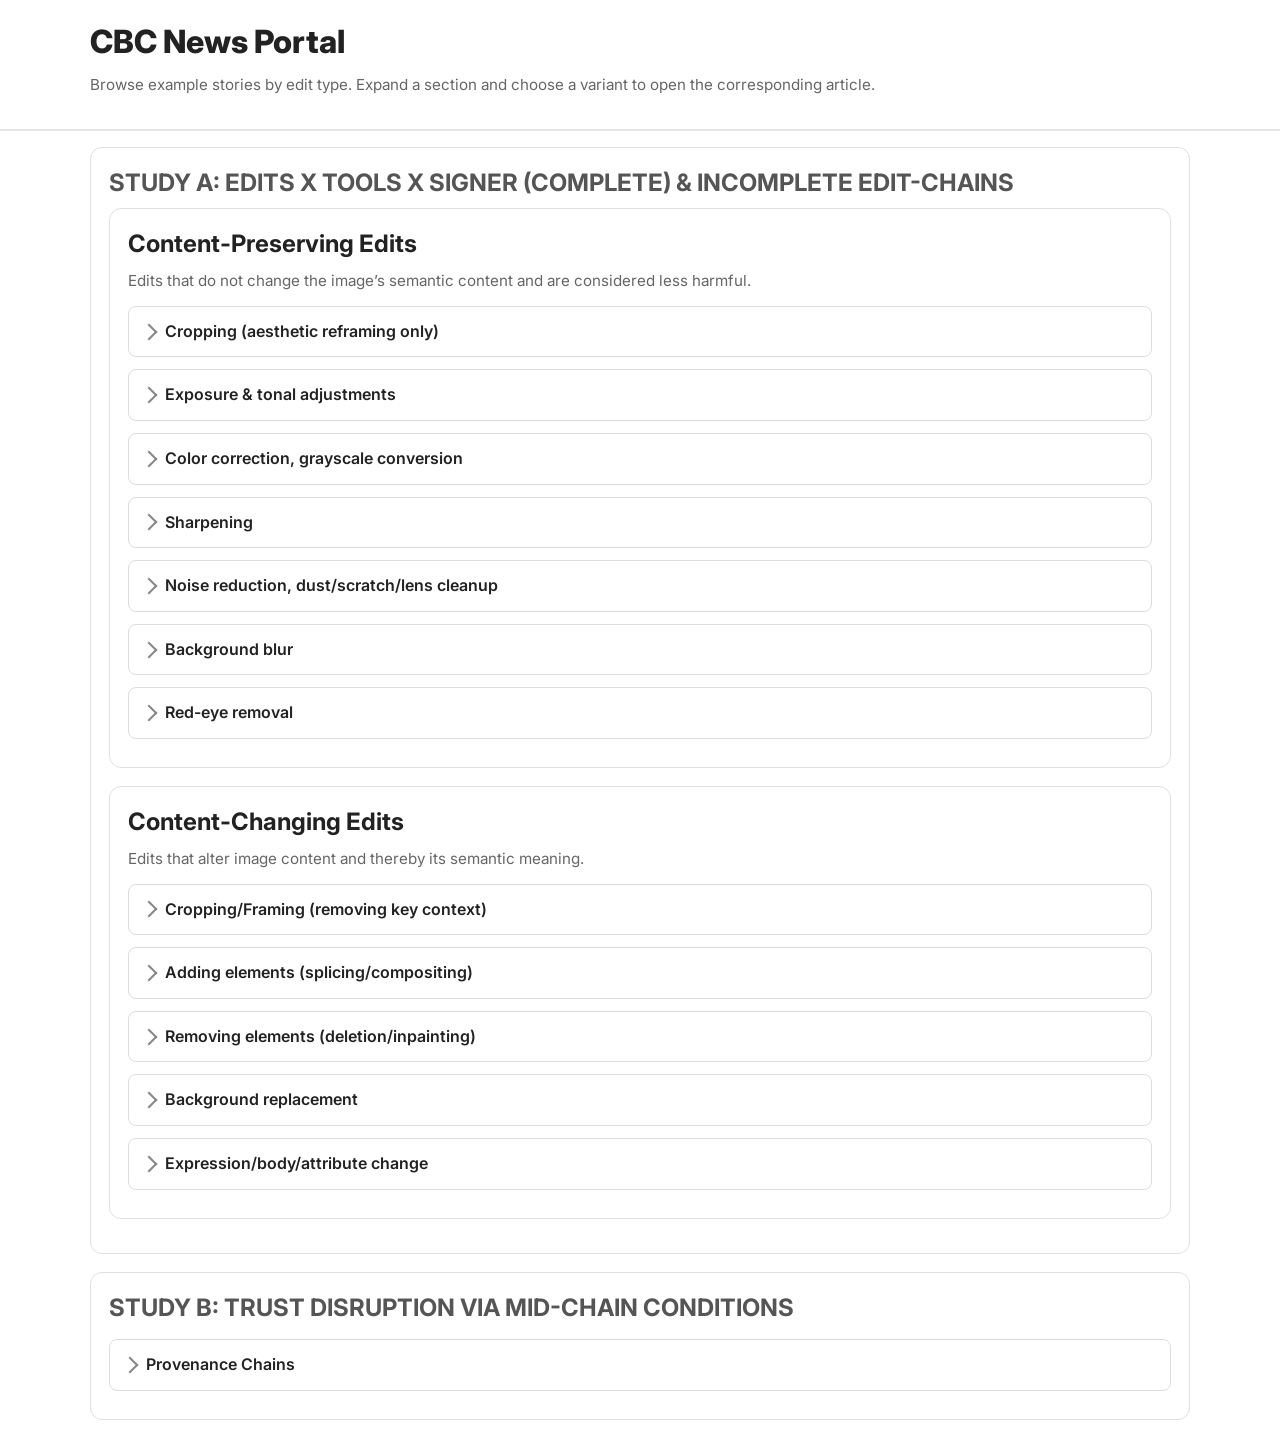
<file: index.html>
<!DOCTYPE html>
<html lang="en">
<head>
  <meta charset="utf-8" />
  <meta name="viewport" content="width=device-width, initial-scale=1" />
  <title>CBC News Portal</title>
  <link href="https://fonts.googleapis.com/css2?family=Inter:wght@400;600;700;800&display=swap" rel="stylesheet">
  <style>
    body {
      margin: 0;
      font-family: "Inter", system-ui, -apple-system, Segoe UI, Roboto, Arial, sans-serif;
      background: #ffffff; 
      color: #222;
      line-height: 1.6;
    }

    header {
      border-bottom: 2px solid #e5e5e5;
    }
    .container {
      width: min(1100px, 92vw);
      margin-inline: auto;
      padding: 16px 0;
    }
    .title {
      font-weight: 800;
      font-size: clamp(1.6rem, 2.5vw, 2.2rem);
      margin: 0;
    }
    .subtitle {
      color: #666;
      margin-top: 6px;
      font-size: 0.95rem;
    }

    main { padding-block: 26px 60px; }

    /* cards */
    .card {
      border: 1px solid #e0e0e0;
      border-radius: 12px;
      padding: 16px 18px;
      margin-bottom: 18px;
    }

    /* collapsibles */
    details {
      border: 1px solid #ddd;
      border-radius: 8px;
      background: #fff;
      margin: 12px 0;
    }
    summary {
      list-style: none;
      cursor: pointer;
      padding: 12px 14px;
      font-weight: 600;
      display: flex;
      align-items: center;
      gap: 10px;
    }
    summary::-webkit-details-marker { display: none; }
    .caret {
      width: 10px; height: 10px;
      border-right: 2px solid #888;
      border-bottom: 2px solid #888;
      transform: rotate(-45deg);
      transition: transform .2s ease;
    }
    details[open] .caret { transform: rotate(45deg); }

    .group {
      border-top: 1px solid #eee;
      padding: 12px 16px;
      background: #fafafa;
    }
    .group h3 {
      font-size: 0.9rem;
      margin: 0 0 6px;
      color: #555;
      font-weight: 600;
      text-transform: uppercase;
    }

    /* lists */
    ul { margin: 0; padding-left: 22px; }
    li { margin: 5px 0; }

    /* links */
    a {
      color: #0060c0;
      text-decoration: none;
      border-bottom: 1px dashed #bbb;
    }
    a:hover { color: #c41e3a; border-color: #c41e3a; }
  </style>
</head>
<body>
  <header>
    <div class="container">
      <h1 class="title">CBC News Portal</h1>
      <p class="subtitle">Browse example stories by edit type. Expand a section and choose a variant to open the corresponding article.</p>
    </div>
  </header>

  <main class="container">

    <section class="card">
      <h2 style="margin:0 0 6px; color: #555; text-transform: uppercase;">Study A: Edits x Tools x Signer (Complete) & Incomplete edit-chains</h2>

    <!-- Content-Preserving Edits -->
    <section class="card">
      <h2 style="margin:0 0 6px;">Content-Preserving Edits</h2>
      <p class="subtitle" style="margin:0 0 10px;">Edits that do not change the image’s semantic content and are considered less harmful.</p>

      <details>
        <summary><span class="caret" aria-hidden="true"></span> Cropping (aesthetic reframing only)</summary>
        <div class="group">
          <h3>Complete edit-chains</h3>
          <ul class="variants">
            <li><a href="./news.html?id=62">AI Tool + Recognized Signer</a></li>
            <li><a href="./news.html?id=63">AI Tool + Unrecognized Signer</a></li>
            <li><a href="./news.html?id=1">Non-AI Tool + Recognized Signer</a></li>
            <li><a href="./news.html?id=2">Non-AI Tool + Unrecognized Signer</a></li>
          </ul>
        </div>
        <div class="group">
          <h3>Incomplete edit-chains</h3>
          <ul class="variants">
            <li><a href="./news.html?id=3">Recognized Signer</a></li>
          </ul>
        </div>
      </details>

      <details>
        <summary><span class="caret" aria-hidden="true"></span> Exposure &amp; tonal adjustments</summary>
        <div class="group">
          <h3>Complete edit-chains</h3>
          <ul class="variants">
            <li><a href="./news.html?id=4">AI Tool + Recognized Signer</a></li>
            <li><a href="./news.html?id=5">AI Tool + Unrecognized Signer</a></li>
            <li><a href="./news.html?id=6">Non-AI Tool + Recognized Signer</a></li>
            <li><a href="./news.html?id=7">Non-AI Tool + Unrecognized Signer</a></li>
          </ul>
        </div>
        <div class="group">
          <h3>Incomplete edit-chains</h3>
          <ul class="variants">
            <li><a href="./news.html?id=8">Recognized Signer</a></li>
          </ul>
        </div>
      </details>

      <details>
        <summary><span class="caret" aria-hidden="true"></span> Color correction, grayscale conversion</summary>
        <div class="group">
          <h3>Complete edit-chains</h3>
          <ul class="variants">
            <li><a href="./news.html?id=9">AI Tool + Recognized Signer</a></li>
            <li><a href="./news.html?id=10">AI Tool + Unrecognized Signer</a></li>
            <li><a href="./news.html?id=11">Non-AI Tool + Recognized Signer</a></li>
            <li><a href="./news.html?id=12">Non-AI Tool + Unrecognized Signer</a></li>
          </ul>
        </div>
        <div class="group">
          <h3>Incomplete edit-chains</h3>
          <ul class="variants">
            <li><a href="./news.html?id=13">Recognized Signer</a></li>
          </ul>
        </div>
      </details>

      <details>
        <summary><span class="caret" aria-hidden="true"></span> Sharpening</summary>
        <div class="group">
          <h3>Complete edit-chains</h3>
          <ul class="variants">
            <li><a href="./news.html?id=14">AI Tool + Recognized Signer</a></li>
            <li><a href="./news.html?id=15">AI Tool + Unrecognized Signer</a></li>
            <li><a href="./news.html?id=16">Non-AI Tool + Recognized Signer</a></li>
            <li><a href="./news.html?id=17">Non-AI Tool + Unrecognized Signer</a></li>
          </ul>
        </div>
        <div class="group">
          <h3>Incomplete edit-chains</h3>
          <ul class="variants">
            <li><a href="./news.html?id=18">Recognized Signer</a></li>
          </ul>
        </div>
      </details>

      <details>
        <summary><span class="caret" aria-hidden="true"></span> Noise reduction, dust/scratch/lens cleanup</summary>
        <div class="group">
          <h3>Complete edit-chains</h3>
          <ul class="variants">
            <li><a href="./news.html?id=19">AI Tool + Recognized Signer</a></li>
            <li><a href="./news.html?id=20">AI Tool + Unrecognized Signer</a></li>
            <li><a href="./news.html?id=21">Non-AI Tool + Recognized Signer</a></li>
            <li><a href="./news.html?id=22">Non-AI Tool + Unrecognized Signer</a></li>
          </ul>
        </div>
        <div class="group">
          <h3>Incomplete edit-chains</h3>
          <ul class="variants">
            <li><a href="./news.html?id=23">Recognized Signer</a></li>
          </ul>
        </div>
      </details>

      <details>
        <summary><span class="caret" aria-hidden="true"></span> Background blur</summary>
        <div class="group">
          <h3>Complete edit-chains</h3>
          <ul class="variants">
            <li><a href="./news.html?id=24">AI Tool + Recognized Signer</a></li>
            <li><a href="./news.html?id=25">AI Tool + Unrecognized Signer</a></li>
            <li><a href="./news.html?id=26">Non-AI Tool + Recognized Signer</a></li>
            <li><a href="./news.html?id=27">Non-AI Tool + Unrecognized Signer</a></li>
          </ul>
        </div>
        <div class="group">
          <h3>Incomplete edit-chains</h3>
          <ul class="variants">
            <li><a href="./news.html?id=28">Recognized Signer</a></li>
          </ul>
        </div>
      </details>

      <details>
        <summary><span class="caret" aria-hidden="true"></span> Red-eye removal</summary>
        <div class="group">
          <h3>Complete edit-chains</h3>
          <ul class="variants">
            <li><a href="./news.html?id=29">AI Tool + Recognized Signer</a></li>
            <li><a href="./news.html?id=30">AI Tool + Unrecognized Signer</a></li>
            <li><a href="./news.html?id=31">Non-AI Tool + Recognized Signer</a></li>
            <li><a href="./news.html?id=32">Non-AI Tool + Unrecognized Signer</a></li>
          </ul>
        </div>
        <div class="group">
          <h3>Incomplete edit-chains</h3>
          <ul class="variants">
            <li><a href="./news.html?id=33">Recognized Signer</a></li>
          </ul>
        </div>
      </details>
    </section>

    <!-- Content-Changing Edits -->
    <section class="card">
      <h2 style="margin:0 0 6px;">Content-Changing Edits</h2>
      <p class="subtitle" style="margin:0 0 10px;">Edits that alter image content and thereby its semantic meaning.</p>

      <details>
        <summary><span class="caret" aria-hidden="true"></span> Cropping/Framing (removing key context)</summary>
        <div class="group">
          <h3>Complete edit-chains</h3>
          <ul class="variants">
            <li><a href="./news.html?id=64">AI Tool + Recognized Signer</a></li>
            <li><a href="./news.html?id=65">AI Tool + Unrecognized Signer</a></li>
            <li><a href="./news.html?id=34">Non-AI Tool + Recognized Signer</a></li>
            <li><a href="./news.html?id=35">Non-AI Tool + Unrecognized Signer</a></li>
          </ul>
        </div>
        <div class="group">
          <h3>Incomplete edit-chains</h3>
          <ul class="variants">
            <li><a href="./news.html?id=36">Recognized Signer</a></li>
          </ul>
        </div>
      </details>

      <details>
        <summary><span class="caret" aria-hidden="true"></span> Adding elements (splicing/compositing)</summary>
        <div class="group">
          <h3>Complete edit-chains</h3>
          <ul class="variants">
            <li><a href="./news.html?id=37">AI Tool + Recognized Signer</a></li>
            <li><a href="./news.html?id=38">AI Tool + Unrecognized Signer</a></li>
            <li><a href="./news.html?id=39">Non-AI Tool + Recognized Signer</a></li>
            <li><a href="./news.html?id=40">Non-AI Tool + Unrecognized Signer</a></li>
          </ul>
        </div>
        <div class="group">
          <h3>Incomplete edit-chains</h3>
          <ul class="variants">
            <li><a href="./news.html?id=41">Recognized Signer</a></li>
          </ul>
        </div>
      </details>

      <details>
        <summary><span class="caret" aria-hidden="true"></span> Removing elements (deletion/inpainting)</summary>
        <div class="group">
          <h3>Complete edit-chains</h3>
          <ul class="variants">
            <li><a href="./news.html?id=42">AI Tool + Recognized Signer</a></li>
            <li><a href="./news.html?id=43">AI Tool + Unrecognized Signer</a></li>
            <li><a href="./news.html?id=44">Non-AI Tool + Recognized Signer</a></li>
            <li><a href="./news.html?id=45">Non-AI Tool + Unrecognized Signer</a></li>
          </ul>
        </div>
        <div class="group">
          <h3>Incomplete edit-chains</h3>
          <ul class="variants">
            <li><a href="./news.html?id=46">Recognized Signer</a></li>
          </ul>
        </div>
      </details>

      <details>
        <summary><span class="caret" aria-hidden="true"></span> Background replacement</summary>
        <div class="group">
          <h3>Complete edit-chains</h3>
          <ul class="variants">
            <li><a href="./news.html?id=47">AI Tool + Recognized Signer</a></li>
            <li><a href="./news.html?id=48">AI Tool + Unrecognized Signer</a></li>
            <li><a href="./news.html?id=49">Non-AI Tool + Recognized Signer</a></li>
            <li><a href="./news.html?id=50">Non-AI Tool + Unrecognized Signer</a></li>
          </ul>
        </div>
        <div class="group">
          <h3>Incomplete edit-chains</h3>
          <ul class="variants">
            <li><a href="./news.html?id=51">Recognized Signer</a></li>
          </ul>
        </div>
      </details>

      <details>
        <summary><span class="caret" aria-hidden="true"></span> Expression/body/attribute change</summary>
        <div class="group">
          <h3>Complete edit-chains</h3>
          <ul class="variants">
            <li><a href="./news.html?id=52">AI Tool + Recognized Signer</a></li>
            <li><a href="./news.html?id=53">AI Tool + Unrecognized Signer</a></li>
            <li><a href="./news.html?id=54">Non-AI Tool + Recognized Signer</a></li>
            <li><a href="./news.html?id=55">Non-AI Tool + Unrecognized Signer</a></li>
          </ul>
        </div>
        <div class="group">
          <h3>Incomplete edit-chains</h3>
          <ul class="variants">
            <li><a href="./news.html?id=56">Recognized Signer</a></li>
          </ul>
        </div>
      </details>
    </section>

  </section>

  <section class="card">
      <h2 style="margin:0 0 6px; color: #555; text-transform: uppercase;">Study B: Trust Disruption via Mid-Chain Conditions</h2>

      <details>
        <summary><span class="caret" aria-hidden="true"></span>Provenance Chains</summary>
        <div class="group">
          <h3>Benign -> Benign -> Benign</h3>
          <ul class="variants">
            <li><a href="./news.html?id=57">(Preserving + Non-AI + Recognized) -> (Preserving + Non-AI + Recognized) -> (Preserving + Non-AI + Recognized)</a></li>
          </ul>
        </div>
        <div class="group">
          <h3>Benign -> Disruptive -> Benign</h3>
          <ul class="variants">
            <li><a href="./news.html?id=58">(Preserving + Non-AI + Recognized) -> (Changing + Non-AI + Recognized) -> (Preserving + Non-AI + Recognized)</a></li>
            <li><a href="./news.html?id=59">(Preserving + Non-AI + Recognized) -> (Changing + Non-AI + Unecognized) -> (Preserving + Non-AI + Recognized)</a></li>
            <li><a href="./news.html?id=60">(Preserving + Non-AI + Recognized) -> (Changing + AI + Recognized) -> (Preserving + Non-AI + Recognized)</a></li>
            <li><a href="./news.html?id=61">(Preserving + Non-AI + Recognized) -> (Changing + AI + Unecognized) -> (Preserving + Non-AI + Recognized)</a></li>
          </ul>
        </div>
      </details>
  </section>
  </main>
</body>
</html>
</file>
